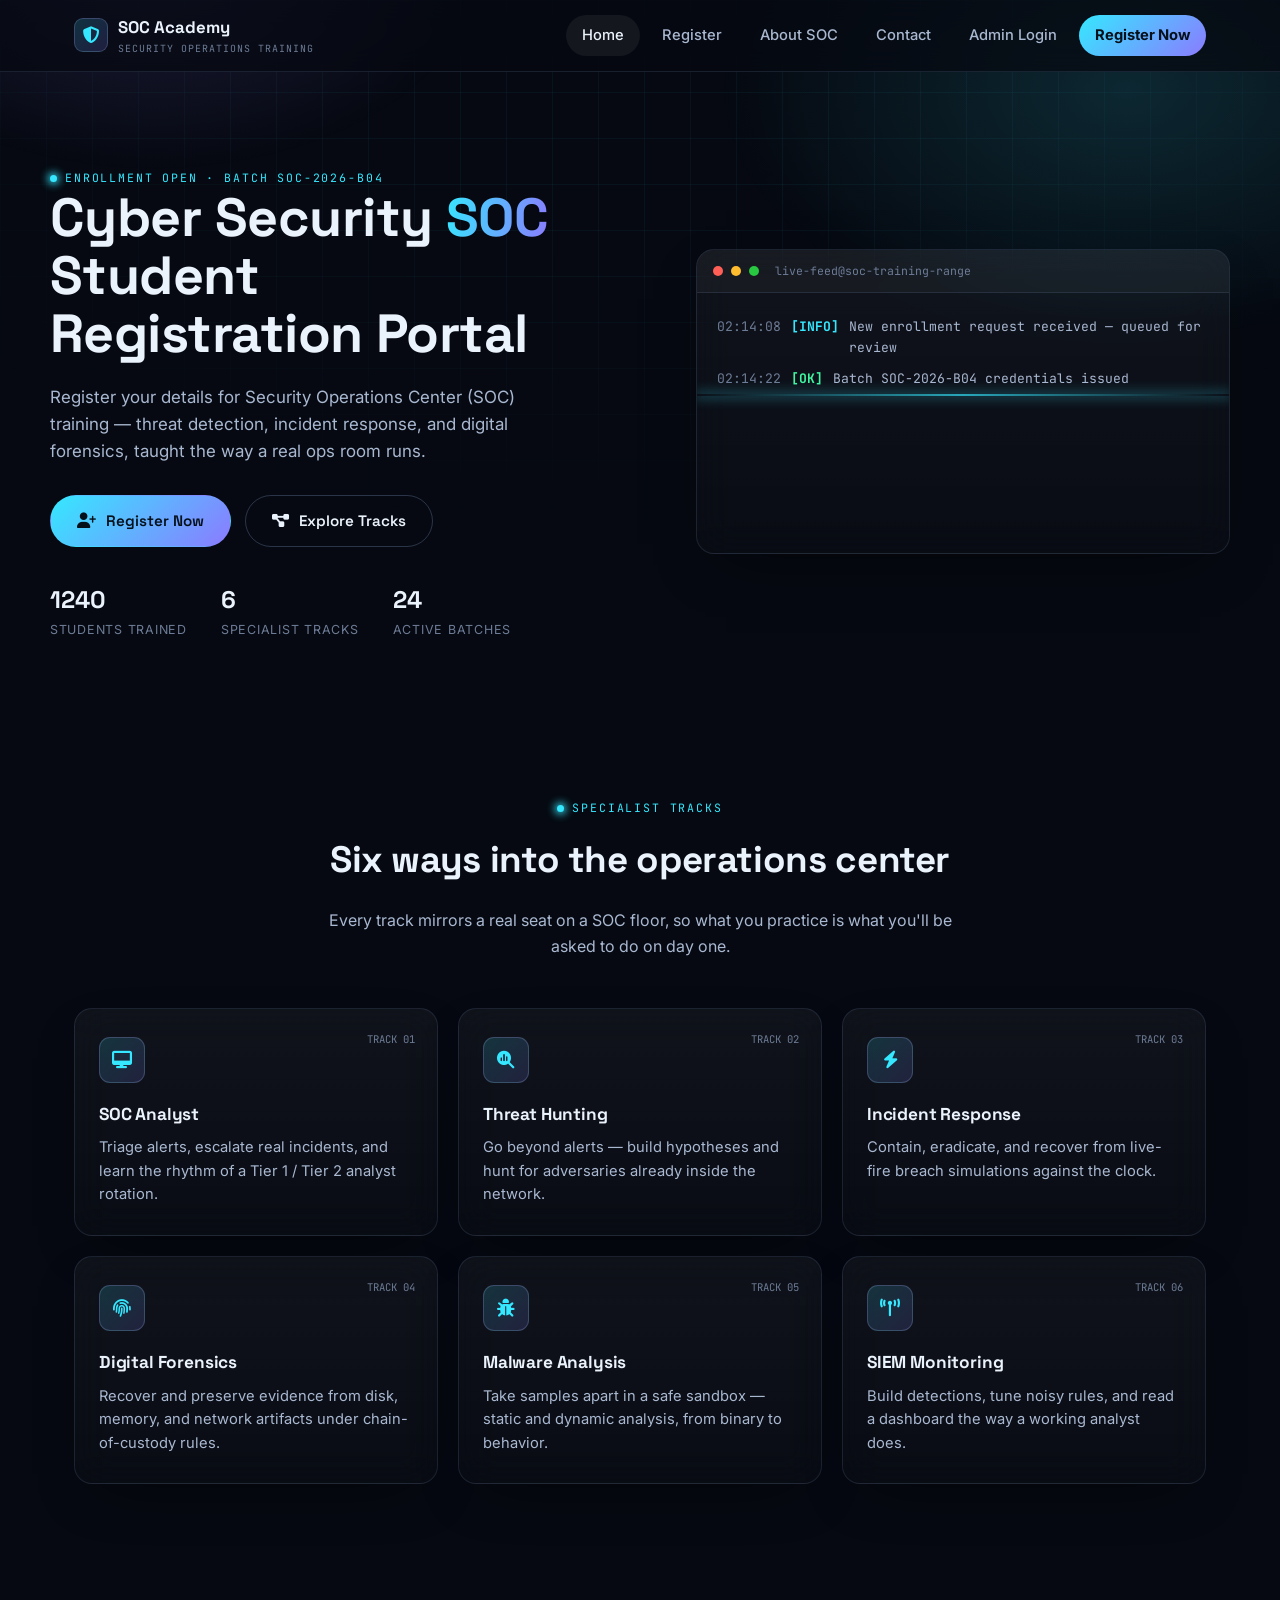
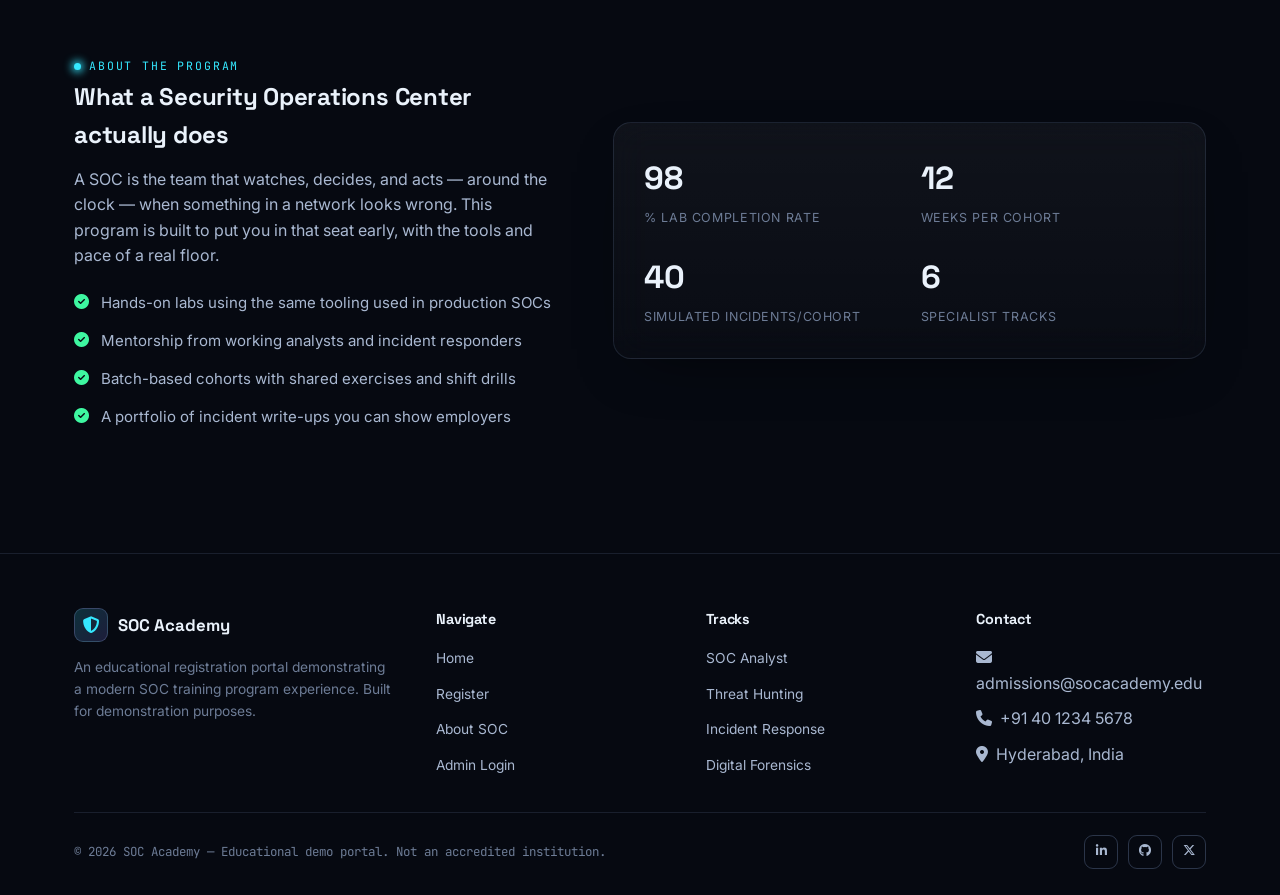
<file: index.html>
<!DOCTYPE html>
<html lang="en">
<head>
<meta charset="UTF-8">
<meta name="viewport" content="width=device-width, initial-scale=1.0">
<title>SOC Student Registration Portal</title>
<meta name="description" content="Register for Security Operations Center (SOC) training — a student registration portal for educational cybersecurity demonstrations.">

<link rel="preconnect" href="https://fonts.googleapis.com">
<link href="https://fonts.googleapis.com/css2?family=Space+Grotesk:wght@500;600;700&family=Inter:wght@400;500;600;700&family=JetBrains+Mono:wght@400;500&display=swap" rel="stylesheet">
<link rel="stylesheet" href="https://cdnjs.cloudflare.com/ajax/libs/font-awesome/6.5.1/css/all.min.css">
<link rel="stylesheet" href="css/style.css">
</head>
<body>

<div id="loader"><div class="loader-ring"></div></div>

<!-- ===== Navigation ===== -->
<header class="navbar">
  <div class="nav-inner">
    <a href="index.html" class="brand">
      <span class="brand-mark"><i class="fa-solid fa-shield-halved"></i></span>
      <span>SOC Academy<small>SECURITY OPERATIONS TRAINING</small></span>
    </a>
    <button class="nav-toggle" id="navToggle" aria-label="Toggle navigation"><i class="fa-solid fa-bars"></i></button>
    <nav class="nav-links" id="navLinks">
      <a href="index.html" class="active">Home</a>
      <a href="register.html">Register</a>
      <a href="index.html#about">About SOC</a>
      <a href="index.html#contact">Contact</a>
      <a href="admin.html">Admin Login</a>
      <a href="register.html" class="nav-cta">Register Now</a>
    </nav>
  </div>
</header>

<!-- ===== Hero ===== -->
<section class="hero">
  <div class="hero-grid">
    <div>
      <span class="eyebrow">Enrollment open · Batch SOC-2026-B04</span>
      <h1>Cyber Security <span class="accent">SOC</span> Student<br>Registration Portal</h1>
      <p class="hero-sub">Register your details for Security Operations Center (SOC) training — threat detection, incident response, and digital forensics, taught the way a real ops room runs.</p>
      <div class="hero-actions">
        <a href="register.html" class="btn btn-primary"><i class="fa-solid fa-user-plus"></i> Register Now</a>
        <a href="#tracks" class="btn btn-ghost"><i class="fa-solid fa-diagram-project"></i> Explore Tracks</a>
      </div>
      <div class="hero-stats">
        <div><strong data-count="1240">0</strong><span>Students Trained</span></div>
        <div><strong data-count="6">0</strong><span>Specialist Tracks</span></div>
        <div><strong data-count="24">0</strong><span>Active Batches</span></div>
      </div>
    </div>

    <div class="console glass">
      <div class="console-bar">
        <span class="console-dot r"></span><span class="console-dot y"></span><span class="console-dot g"></span>
        <span class="console-title">live-feed@soc-training-range</span>
      </div>
      <div class="console-body" id="socConsole" aria-hidden="true"></div>
    </div>
  </div>
</section>

<!-- ===== Feature / track cards ===== -->
<section class="section" id="tracks">
  <div class="container">
    <div class="section-head">
      <span class="eyebrow">Specialist tracks</span>
      <h2>Six ways into the operations center</h2>
      <p>Every track mirrors a real seat on a SOC floor, so what you practice is what you'll be asked to do on day one.</p>
    </div>
    <div class="card-grid">

      <div class="feature-card glass">
        <span class="tag">TRACK 01</span>
        <div class="icon"><i class="fa-solid fa-desktop"></i></div>
        <h3>SOC Analyst</h3>
        <p>Triage alerts, escalate real incidents, and learn the rhythm of a Tier 1 / Tier 2 analyst rotation.</p>
      </div>

      <div class="feature-card glass">
        <span class="tag">TRACK 02</span>
        <div class="icon"><i class="fa-solid fa-magnifying-glass-chart"></i></div>
        <h3>Threat Hunting</h3>
        <p>Go beyond alerts — build hypotheses and hunt for adversaries already inside the network.</p>
      </div>

      <div class="feature-card glass">
        <span class="tag">TRACK 03</span>
        <div class="icon"><i class="fa-solid fa-bolt"></i></div>
        <h3>Incident Response</h3>
        <p>Contain, eradicate, and recover from live-fire breach simulations against the clock.</p>
      </div>

      <div class="feature-card glass">
        <span class="tag">TRACK 04</span>
        <div class="icon"><i class="fa-solid fa-fingerprint"></i></div>
        <h3>Digital Forensics</h3>
        <p>Recover and preserve evidence from disk, memory, and network artifacts under chain-of-custody rules.</p>
      </div>

      <div class="feature-card glass">
        <span class="tag">TRACK 05</span>
        <div class="icon"><i class="fa-solid fa-bug"></i></div>
        <h3>Malware Analysis</h3>
        <p>Take samples apart in a safe sandbox — static and dynamic analysis, from binary to behavior.</p>
      </div>

      <div class="feature-card glass">
        <span class="tag">TRACK 06</span>
        <div class="icon"><i class="fa-solid fa-tower-broadcast"></i></div>
        <h3>SIEM Monitoring</h3>
        <p>Build detections, tune noisy rules, and read a dashboard the way a working analyst does.</p>
      </div>

    </div>
  </div>
</section>

<!-- ===== About SOC ===== -->
<section class="section" id="about">
  <div class="container">
    <div class="about-grid">
      <div>
        <span class="eyebrow">About the program</span>
        <h2>What a Security Operations Center actually does</h2>
        <p>A SOC is the team that watches, decides, and acts — around the clock — when something in a network looks wrong. This program is built to put you in that seat early, with the tools and pace of a real floor.</p>
        <ul class="about-list">
          <li><i class="fa-solid fa-circle-check"></i> Hands-on labs using the same tooling used in production SOCs</li>
          <li><i class="fa-solid fa-circle-check"></i> Mentorship from working analysts and incident responders</li>
          <li><i class="fa-solid fa-circle-check"></i> Batch-based cohorts with shared exercises and shift drills</li>
          <li><i class="fa-solid fa-circle-check"></i> A portfolio of incident write-ups you can show employers</li>
        </ul>
      </div>
      <div class="metric-panel glass">
        <div class="metric"><strong data-count="98">0</strong><span>% Lab completion rate</span></div>
        <div class="metric"><strong data-count="12">0</strong><span>Weeks per cohort</span></div>
        <div class="metric"><strong data-count="40">0</strong><span>Simulated incidents/cohort</span></div>
        <div class="metric"><strong data-count="6">0</strong><span>Specialist tracks</span></div>
      </div>
    </div>
  </div>
</section>

<!-- ===== Footer ===== -->
<footer class="site-footer" id="contact">
  <div class="container">
    <div class="footer-grid">
      <div>
        <div class="brand" style="margin-bottom:14px;">
          <span class="brand-mark"><i class="fa-solid fa-shield-halved"></i></span>
          <span>SOC Academy</span>
        </div>
        <p>An educational registration portal demonstrating a modern SOC training program experience. Built for demonstration purposes.</p>
      </div>
      <div>
        <h4>Navigate</h4>
        <ul>
          <li><a href="index.html">Home</a></li>
          <li><a href="register.html">Register</a></li>
          <li><a href="index.html#about">About SOC</a></li>
          <li><a href="admin.html">Admin Login</a></li>
        </ul>
      </div>
      <div>
        <h4>Tracks</h4>
        <ul>
          <li><a href="register.html">SOC Analyst</a></li>
          <li><a href="register.html">Threat Hunting</a></li>
          <li><a href="register.html">Incident Response</a></li>
          <li><a href="register.html">Digital Forensics</a></li>
        </ul>
      </div>
      <div>
        <h4>Contact</h4>
        <ul>
          <li><i class="fa-solid fa-envelope"></i>&nbsp; admissions@socacademy.edu</li>
          <li><i class="fa-solid fa-phone"></i>&nbsp; +91 40 1234 5678</li>
          <li><i class="fa-solid fa-location-dot"></i>&nbsp; Hyderabad, India</li>
        </ul>
      </div>
    </div>
    <div class="footer-bottom">
      <span>© 2026 SOC Academy — Educational demo portal. Not an accredited institution.</span>
      <div class="social-row">
        <a href="#" aria-label="LinkedIn"><i class="fa-brands fa-linkedin-in"></i></a>
        <a href="#" aria-label="GitHub"><i class="fa-brands fa-github"></i></a>
        <a href="#" aria-label="Twitter"><i class="fa-brands fa-x-twitter"></i></a>
      </div>
    </div>
  </div>
</footer>

<script src="js/app.js"></script>
</body>
</html>
</file>
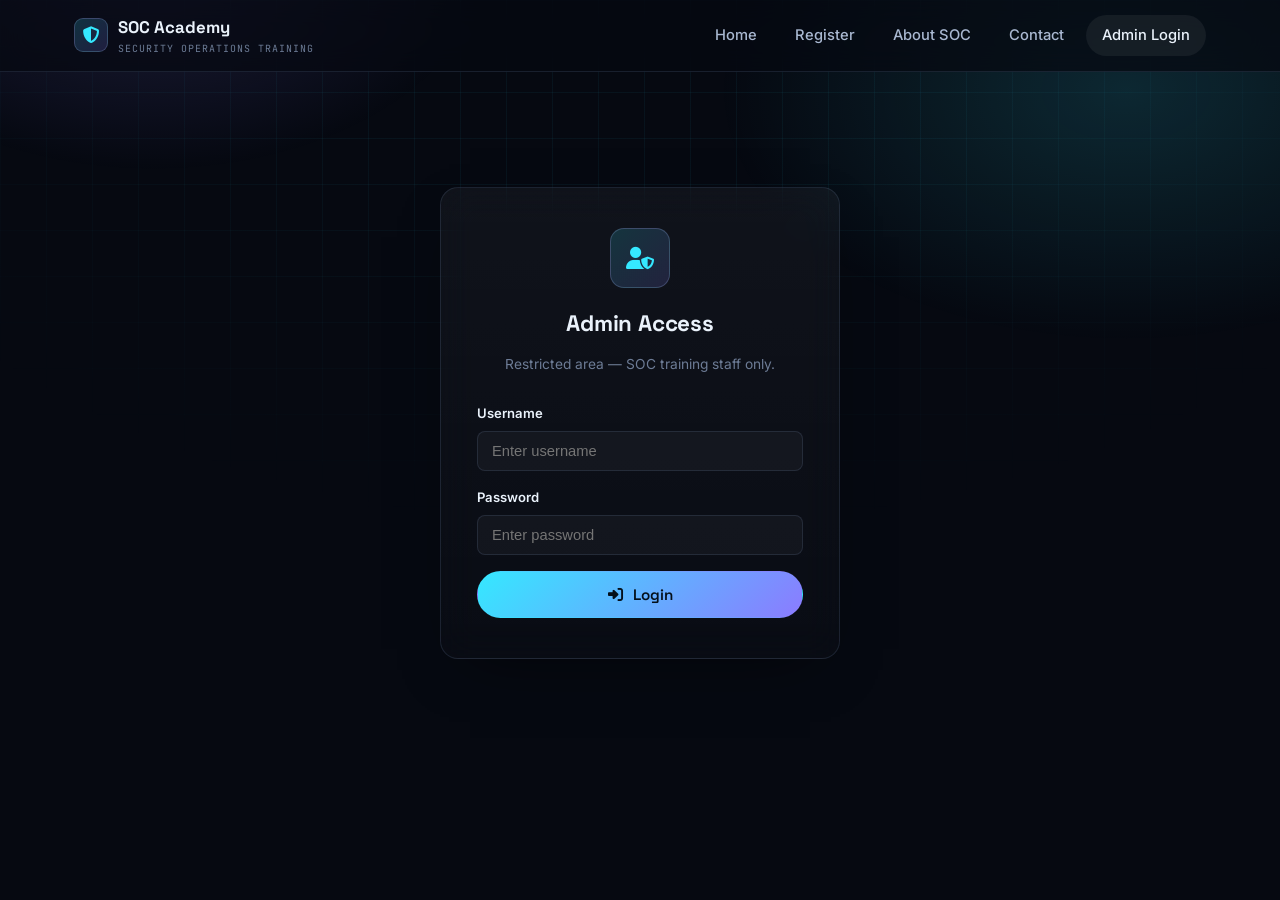
<file: admin.html>
<!DOCTYPE html>
<html lang="en">
<head>
<meta charset="UTF-8">
<meta name="viewport" content="width=device-width, initial-scale=1.0">
<title>Admin Login — SOC Student Registration Portal</title>

<link rel="preconnect" href="https://fonts.googleapis.com">
<link href="https://fonts.googleapis.com/css2?family=Space+Grotesk:wght@500;600;700&family=Inter:wght@400;500;600;700&family=JetBrains+Mono:wght@400;500&display=swap" rel="stylesheet">
<link rel="stylesheet" href="https://cdnjs.cloudflare.com/ajax/libs/font-awesome/6.5.1/css/all.min.css">
<link rel="stylesheet" href="css/style.css">
<style>
  .login-shell{
    min-height: 78vh;
    display:grid; place-items:center;
    padding: 60px 24px;
  }
  .login-card{
    width:100%; max-width: 400px;
    padding: 40px 36px;
    text-align:center;
  }
  .login-card .icon-big{
    width:60px; height:60px; margin:0 auto 18px;
    border-radius: 14px; display:grid; place-items:center;
    background: linear-gradient(135deg, rgba(53,232,255,0.16), rgba(139,123,255,0.16));
    border:1px solid var(--line-strong); color: var(--signal-cyan); font-size:1.4rem;
  }
  .login-card h1{ font-size:1.4rem; }
  .login-card p.sub{ font-size:.86rem; color:var(--text-low); margin-bottom:28px; }
  .login-field{ text-align:left; margin-bottom:16px; }
  .login-field label{ font-size:.82rem; font-weight:600; color:var(--text-hi); display:block; margin-bottom:7px; }
  .login-field input{
    width:100%; background: rgba(255,255,255,0.035); border:1px solid var(--line);
    border-radius: var(--radius-sm); padding: 11px 14px; color: var(--text-hi); font-size:.92rem;
  }
  .login-field input:focus{ outline:none; border-color: var(--signal-cyan); box-shadow: 0 0 0 3px rgba(53,232,255,0.12); }
  .login-error{
    font-size:.82rem; color: var(--signal-red); text-align:left; margin: -6px 0 14px; display:none;
  }
  .login-error.show{ display:block; }
</style>
</head>
<body>

<div id="loader"><div class="loader-ring"></div></div>

<header class="navbar">
  <div class="nav-inner">
    <a href="index.html" class="brand">
      <span class="brand-mark"><i class="fa-solid fa-shield-halved"></i></span>
      <span>SOC Academy<small>SECURITY OPERATIONS TRAINING</small></span>
    </a>
    <button class="nav-toggle" id="navToggle" aria-label="Toggle navigation"><i class="fa-solid fa-bars"></i></button>
    <nav class="nav-links" id="navLinks">
      <a href="index.html">Home</a>
      <a href="register.html">Register</a>
      <a href="index.html#about">About SOC</a>
      <a href="index.html#contact">Contact</a>
      <a href="admin.html" class="active">Admin Login</a>
    </nav>
  </div>
</header>

<section class="login-shell">
  <div class="glass login-card">
    <div class="icon-big"><i class="fa-solid fa-user-shield"></i></div>
    <h1>Admin Access</h1>
    <p class="sub">Restricted area — SOC training staff only.</p>

    <form id="loginForm" novalidate>
      <div class="login-field">
        <label>Username</label>
        <input type="text" id="username" autocomplete="username" placeholder="Enter username">
      </div>
      <div class="login-field">
        <label>Password</label>
        <input type="password" id="password" autocomplete="current-password" placeholder="Enter password">
      </div>
      <div class="login-error" id="loginError">Invalid username or password.</div>
      <button type="submit" class="btn btn-primary btn-block"><i class="fa-solid fa-right-to-bracket"></i> Login</button>
    </form>
  </div>
</section>

<script src="js/app.js"></script>
<script src="js/admin.js"></script>
</body>
</html>
</file>
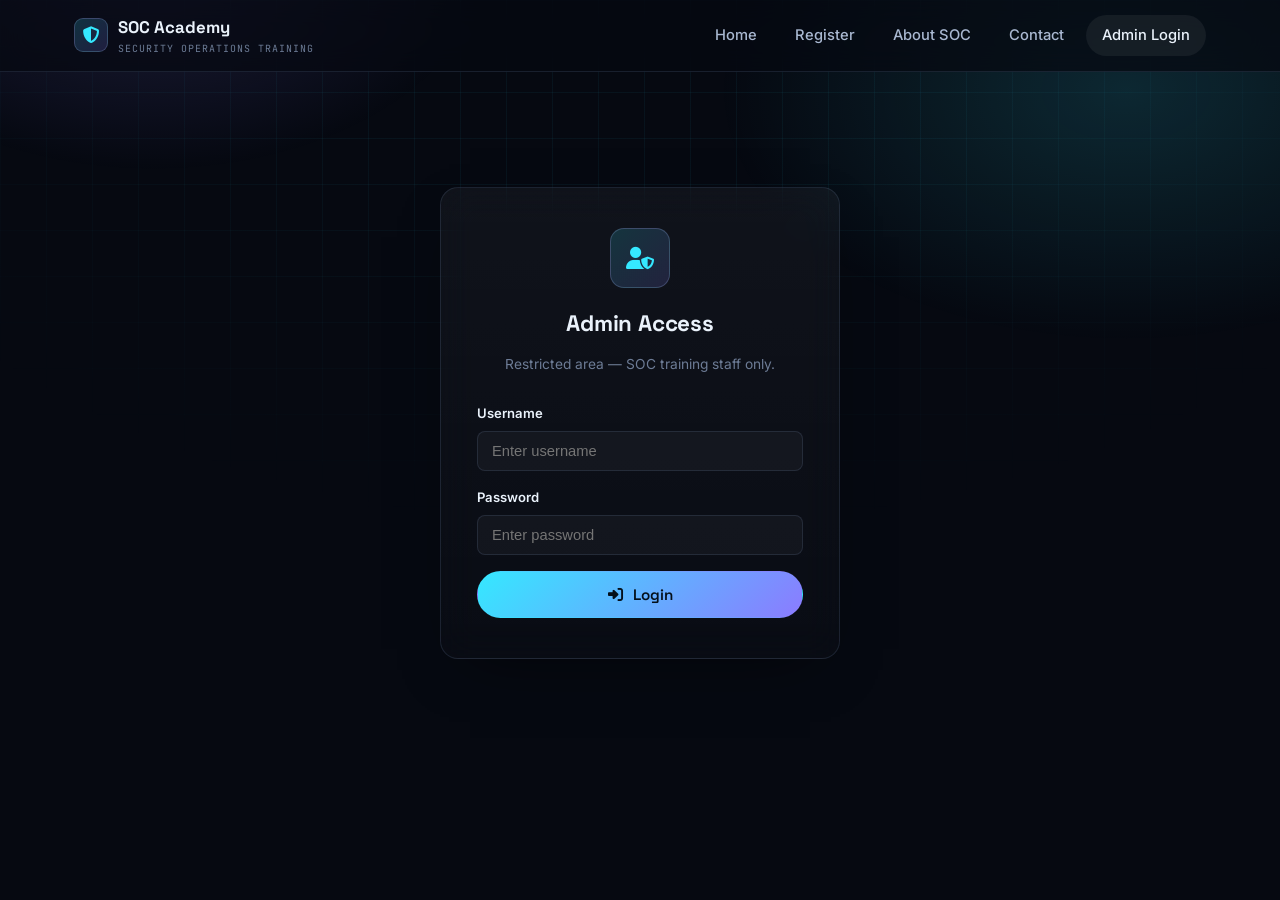
<file: dashboard.html>
<!DOCTYPE html>
<html lang="en">
<head>
<meta charset="UTF-8">
<meta name="viewport" content="width=device-width, initial-scale=1.0">
<title>Admin Dashboard — SOC Student Registration Portal</title>

<link rel="preconnect" href="https://fonts.googleapis.com">
<link href="https://fonts.googleapis.com/css2?family=Space+Grotesk:wght@500;600;700&family=Inter:wght@400;500;600;700&family=JetBrains+Mono:wght@400;500&display=swap" rel="stylesheet">
<link rel="stylesheet" href="https://cdnjs.cloudflare.com/ajax/libs/font-awesome/6.5.1/css/all.min.css">
<link rel="stylesheet" href="css/style.css">
<link rel="stylesheet" href="css/admin.css">
</head>
<body>

<div id="loader"><div class="loader-ring"></div></div>

<header class="navbar">
  <div class="nav-inner">
    <a href="index.html" class="brand">
      <span class="brand-mark"><i class="fa-solid fa-shield-halved"></i></span>
      <span>SOC Academy<small>ADMIN CONSOLE</small></span>
    </a>
    <button class="nav-toggle" id="navToggle" aria-label="Toggle navigation"><i class="fa-solid fa-bars"></i></button>
    <nav class="nav-links" id="navLinks">
      <a href="index.html">View Site</a>
      <a href="#" id="logoutBtn"><i class="fa-solid fa-right-from-bracket"></i> Logout</a>
    </nav>
  </div>
</header>

<section class="dash-shell">
  <div class="dash-header">
    <div>
      <h1>Registrations Dashboard</h1>
      <p>Live view of every SOC training registration stored on this device.</p>
    </div>
    <button class="btn btn-primary" id="exportBtn"><i class="fa-solid fa-file-arrow-down"></i> Export CSV</button>
  </div>

  <div class="stat-grid">
    <div class="stat-card glass">
      <div class="stat-icon"><i class="fa-solid fa-users"></i></div>
      <div><strong data-count="0" id="statTotal">0</strong><span>Total Registrations</span></div>
    </div>
    <div class="stat-card glass">
      <div class="stat-icon"><i class="fa-solid fa-calendar-day"></i></div>
      <div><strong data-count="0" id="statToday">0</strong><span>Today's Registrations</span></div>
    </div>
    <div class="stat-card glass">
      <div class="stat-icon"><i class="fa-solid fa-layer-group"></i></div>
      <div><strong data-count="0" id="statBatches">0</strong><span>Batch Count</span></div>
    </div>
    <div class="stat-card glass">
      <div class="stat-icon"><i class="fa-solid fa-building-columns"></i></div>
      <div><strong data-count="0" id="statDepts">0</strong><span>Department Count</span></div>
    </div>
  </div>

  <div class="toolbar glass">
    <div class="search-box">
      <i class="fa-solid fa-magnifying-glass"></i>
      <input type="text" id="searchInput" placeholder="Search by name, ID, email...">
    </div>
    <div class="filter-group">
      <select id="filterBatch"><option value="">All Batches</option></select>
      <select id="filterDept"><option value="">All Departments</option></select>
      <select id="filterDomain"><option value="">All Domains</option></select>
    </div>
  </div>

  <div class="glass table-panel">
    <table class="data-table">
      <thead>
        <tr>
          <th>ID</th><th>Name</th><th>Batch</th><th>Department</th><th>Email</th><th>Phone</th><th>Interest</th><th>Actions</th>
        </tr>
      </thead>
      <tbody id="tableBody"></tbody>
    </table>
    <div class="empty-state" id="emptyState" style="display:none;">
      <i class="fa-solid fa-inbox"></i>
      <p>No registrations match your search yet.</p>
    </div>
  </div>
</section>

<!-- View details modal -->
<div class="modal-overlay" id="viewModal">
  <div class="glass modal-box">
    <button class="modal-close" data-close><i class="fa-solid fa-xmark"></i></button>
    <h2>Student Details</h2>
    <p style="color:var(--text-low); font-size:.82rem;">Full registration record</p>
    <div class="detail-grid" id="detailGrid"></div>
  </div>
</div>

<!-- Edit modal -->
<div class="modal-overlay" id="editModal">
  <div class="glass modal-box">
    <button class="modal-close" data-close><i class="fa-solid fa-xmark"></i></button>
    <h2>Edit Registration</h2>
    <form id="editForm">
      <input type="hidden" id="editId">
      <div class="field">
        <label>Full Name</label>
        <input type="text" id="editFullName">
      </div>
      <div class="field">
        <label>Batch Number</label>
        <input type="text" id="editBatch">
      </div>
      <div class="field">
        <label>Department</label>
        <input type="text" id="editDept">
      </div>
      <div class="field">
        <label>Email Address</label>
        <input type="email" id="editEmail">
      </div>
      <div class="field">
        <label>Phone Number</label>
        <input type="tel" id="editPhone">
      </div>
      <div class="field">
        <label>Domain of Interest</label>
        <select id="editDomain">
          <option>SOC Analyst</option>
          <option>Penetration Tester</option>
          <option>Digital Forensics</option>
          <option>Incident Response</option>
          <option>Malware Analysis</option>
          <option>Threat Hunting</option>
        </select>
      </div>
      <div class="modal-actions">
        <button type="button" class="btn btn-ghost" data-close>Cancel</button>
        <button type="submit" class="btn btn-primary"><i class="fa-solid fa-floppy-disk"></i> Save Changes</button>
      </div>
    </form>
  </div>
</div>

<!-- Delete confirm modal -->
<div class="modal-overlay" id="deleteModal">
  <div class="glass modal-box" style="max-width:420px; text-align:center;">
    <div style="width:56px;height:56px;margin:0 auto 16px;border-radius:50%;display:grid;place-items:center;background:rgba(255,92,122,0.12);color:var(--signal-red);font-size:1.4rem;">
      <i class="fa-solid fa-triangle-exclamation"></i>
    </div>
    <h2>Delete this registration?</h2>
    <p style="color:var(--text-mid); font-size:.88rem;">This action can't be undone. The student record will be permanently removed from storage.</p>
    <div class="modal-actions" style="justify-content:center;">
      <button class="btn btn-ghost" data-close>Cancel</button>
      <button class="btn btn-primary" id="confirmDeleteBtn" style="background:linear-gradient(135deg,#ff5c7a,#ff8b8b); color:#2a0710;">Delete Permanently</button>
    </div>
  </div>
</div>

<script src="js/app.js"></script>
<script src="js/dashboard.js"></script>
</body>
</html>
</file>
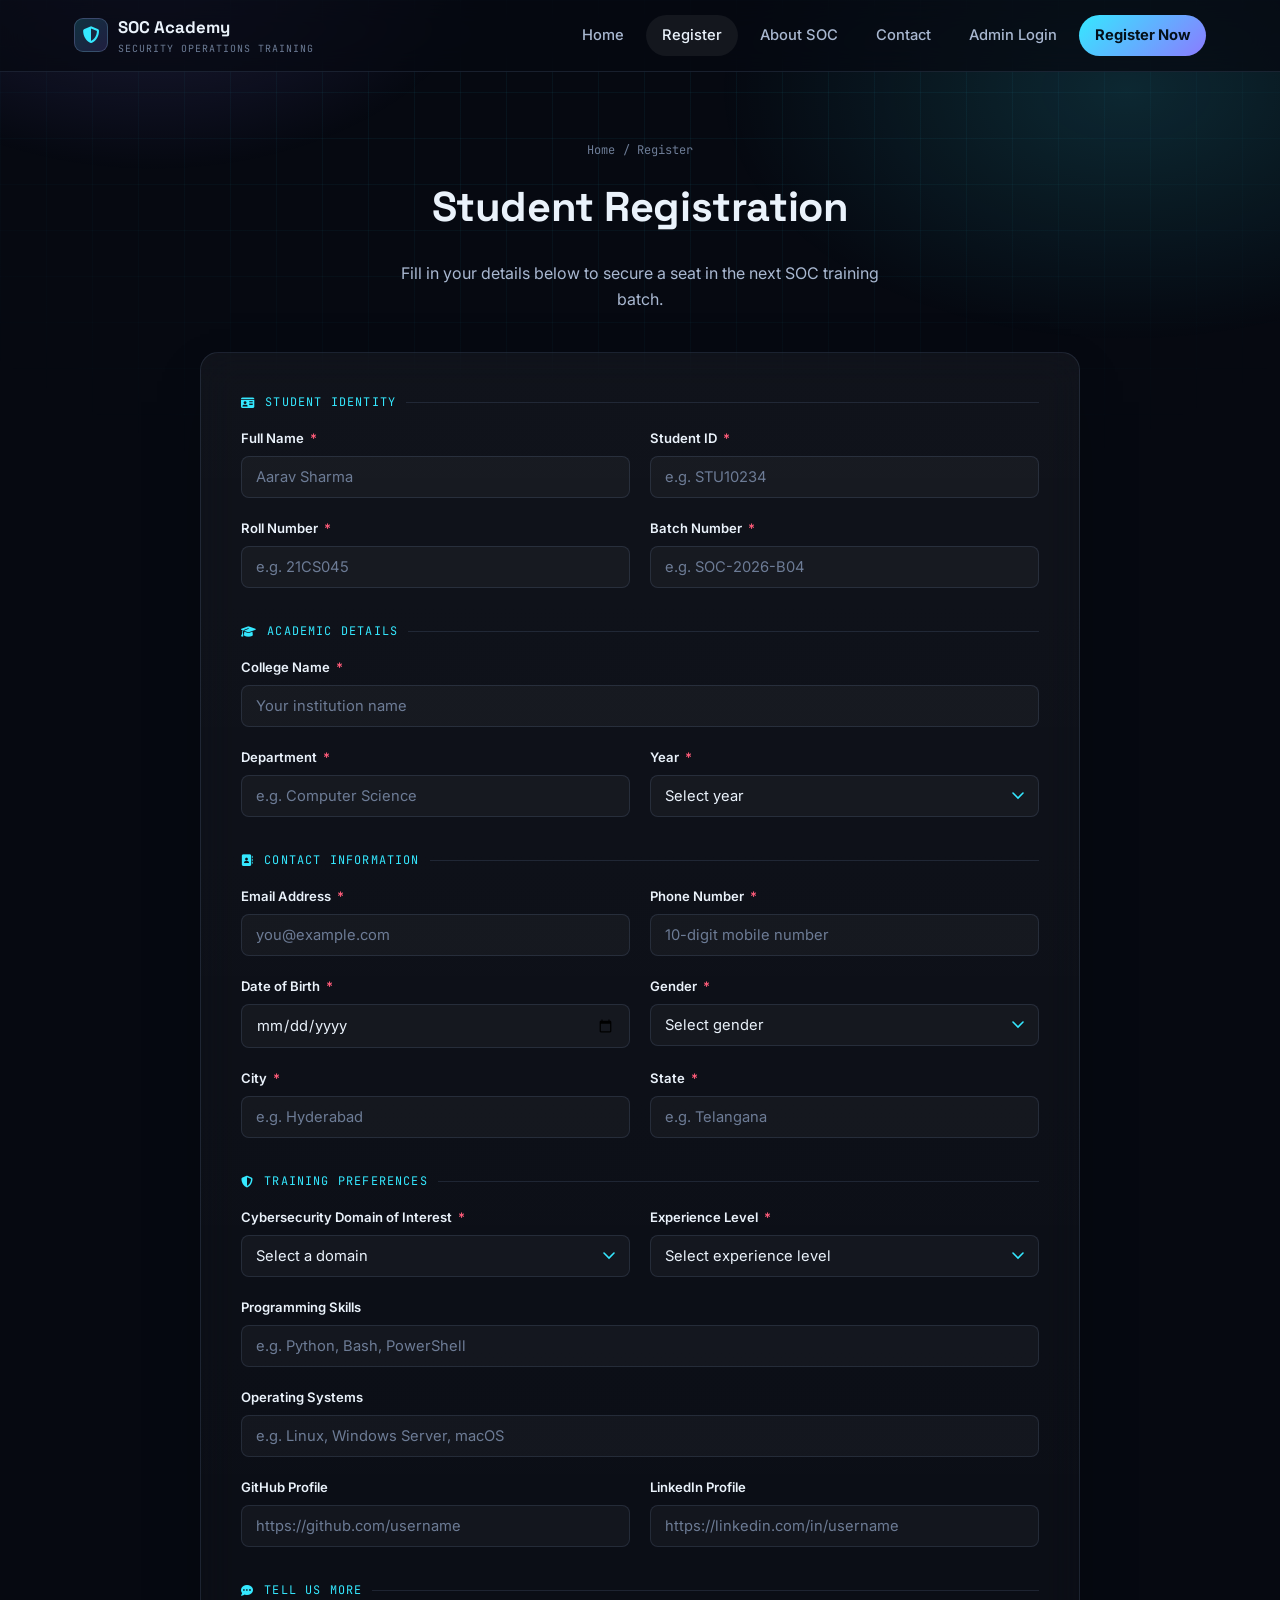
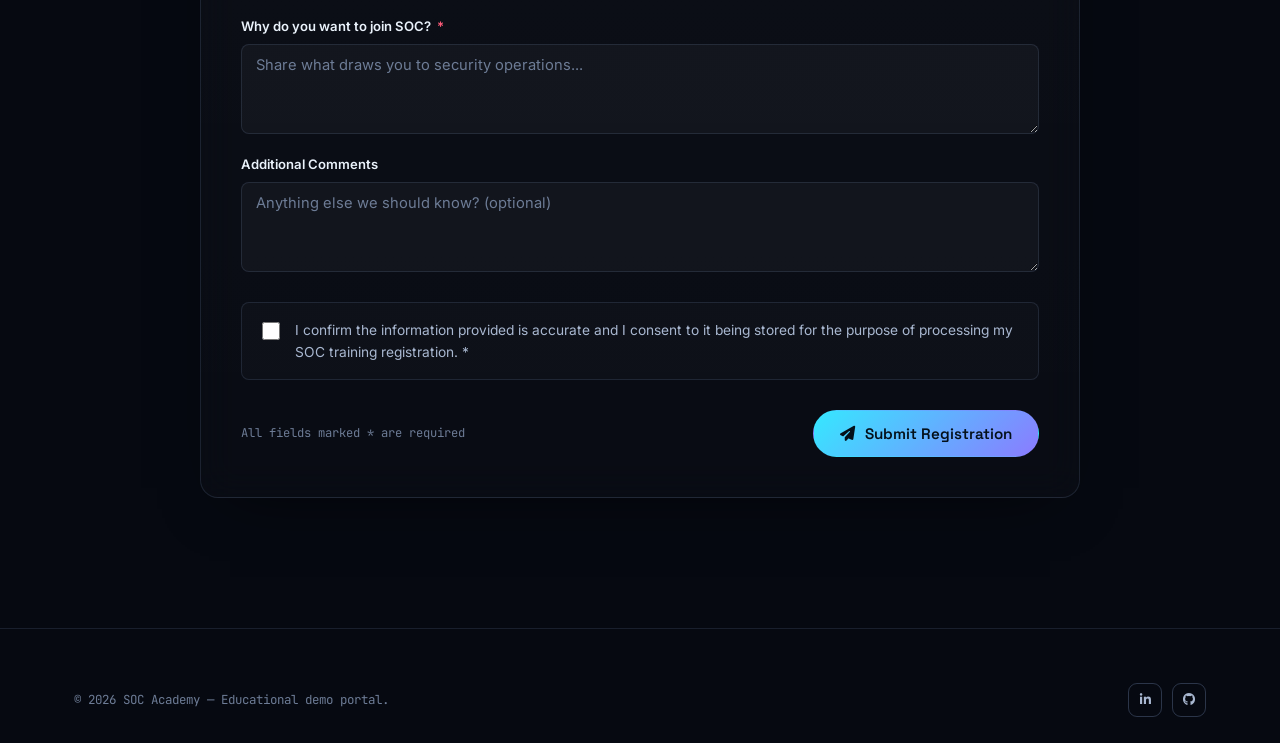
<file: register.html>
<!DOCTYPE html>
<html lang="en">
<head>
<meta charset="UTF-8">
<meta name="viewport" content="width=device-width, initial-scale=1.0">
<title>Register — SOC Student Registration Portal</title>

<link rel="preconnect" href="https://fonts.googleapis.com">
<link href="https://fonts.googleapis.com/css2?family=Space+Grotesk:wght@500;600;700&family=Inter:wght@400;500;600;700&family=JetBrains+Mono:wght@400;500&display=swap" rel="stylesheet">
<link rel="stylesheet" href="https://cdnjs.cloudflare.com/ajax/libs/font-awesome/6.5.1/css/all.min.css">
<link rel="stylesheet" href="css/style.css">
<link rel="stylesheet" href="css/register.css">
</head>
<body>

<div id="loader"><div class="loader-ring"></div></div>

<header class="navbar">
  <div class="nav-inner">
    <a href="index.html" class="brand">
      <span class="brand-mark"><i class="fa-solid fa-shield-halved"></i></span>
      <span>SOC Academy<small>SECURITY OPERATIONS TRAINING</small></span>
    </a>
    <button class="nav-toggle" id="navToggle" aria-label="Toggle navigation"><i class="fa-solid fa-bars"></i></button>
    <nav class="nav-links" id="navLinks">
      <a href="index.html">Home</a>
      <a href="register.html" class="active">Register</a>
      <a href="index.html#about">About SOC</a>
      <a href="index.html#contact">Contact</a>
      <a href="admin.html">Admin Login</a>
      <a href="register.html" class="nav-cta">Register Now</a>
    </nav>
  </div>
</header>

<section class="page-hero">
  <span class="breadcrumb"><a href="index.html">Home</a> / Register</span>
  <h1>Student Registration</h1>
  <p style="max-width:520px;margin:0 auto;color:var(--text-mid);">Fill in your details below to secure a seat in the next SOC training batch.</p>
</section>

<section class="form-shell">
  <div class="glass form-wrap" id="formWrap">
    <form id="regForm" novalidate>

      <div class="form-section-title"><i class="fa-solid fa-id-card"></i> Student identity</div>
      <div class="field-grid">
        <div class="field" data-field="fullName">
          <label>Full Name <span class="req">*</span></label>
          <input type="text" name="fullName" placeholder="Aarav Sharma" required>
          <small class="error">Please enter your full name.</small>
        </div>
        <div class="field" data-field="studentId">
          <label>Student ID <span class="req">*</span></label>
          <input type="text" name="studentId" placeholder="e.g. STU10234" required>
          <small class="error">Student ID is required.</small>
        </div>
        <div class="field" data-field="rollNumber">
          <label>Roll Number <span class="req">*</span></label>
          <input type="text" name="rollNumber" placeholder="e.g. 21CS045" required>
          <small class="error">Roll number is required.</small>
        </div>
        <div class="field" data-field="batchNumber">
          <label>Batch Number <span class="req">*</span></label>
          <input type="text" name="batchNumber" placeholder="e.g. SOC-2026-B04" required>
          <small class="error">Batch number is required.</small>
        </div>
      </div>

      <div class="form-section-title"><i class="fa-solid fa-graduation-cap"></i> Academic details</div>
      <div class="field-grid">
        <div class="field full" data-field="collegeName">
          <label>College Name <span class="req">*</span></label>
          <input type="text" name="collegeName" placeholder="Your institution name" required>
          <small class="error">College name is required.</small>
        </div>
        <div class="field" data-field="department">
          <label>Department <span class="req">*</span></label>
          <input type="text" name="department" placeholder="e.g. Computer Science" required>
          <small class="error">Department is required.</small>
        </div>
        <div class="field" data-field="year">
          <label>Year <span class="req">*</span></label>
          <select name="year" required>
            <option value="">Select year</option>
            <option>1st Year</option>
            <option>2nd Year</option>
            <option>3rd Year</option>
            <option>4th Year</option>
            <option>Postgraduate</option>
          </select>
          <small class="error">Please select your year.</small>
        </div>
      </div>

      <div class="form-section-title"><i class="fa-solid fa-address-book"></i> Contact information</div>
      <div class="field-grid">
        <div class="field" data-field="email">
          <label>Email Address <span class="req">*</span></label>
          <input type="email" name="email" placeholder="you@example.com" required>
          <small class="error">Please enter a valid email address.</small>
        </div>
        <div class="field" data-field="phone">
          <label>Phone Number <span class="req">*</span></label>
          <input type="tel" name="phone" placeholder="10-digit mobile number" required>
          <small class="error">Please enter a valid 10-digit phone number.</small>
        </div>
        <div class="field" data-field="dob">
          <label>Date of Birth <span class="req">*</span></label>
          <input type="date" name="dob" required>
          <small class="error">Date of birth is required.</small>
        </div>
        <div class="field" data-field="gender">
          <label>Gender <span class="req">*</span></label>
          <select name="gender" required>
            <option value="">Select gender</option>
            <option>Male</option>
            <option>Female</option>
            <option>Non-binary</option>
            <option>Prefer not to say</option>
          </select>
          <small class="error">Please select a gender option.</small>
        </div>
        <div class="field" data-field="city">
          <label>City <span class="req">*</span></label>
          <input type="text" name="city" placeholder="e.g. Hyderabad" required>
          <small class="error">City is required.</small>
        </div>
        <div class="field" data-field="state">
          <label>State <span class="req">*</span></label>
          <input type="text" name="state" placeholder="e.g. Telangana" required>
          <small class="error">State is required.</small>
        </div>
      </div>

      <div class="form-section-title"><i class="fa-solid fa-shield-halved"></i> Training preferences</div>
      <div class="field-grid">
        <div class="field" data-field="domain">
          <label>Cybersecurity Domain of Interest <span class="req">*</span></label>
          <select name="domain" required>
            <option value="">Select a domain</option>
            <option>SOC Analyst</option>
            <option>Penetration Tester</option>
            <option>Digital Forensics</option>
            <option>Incident Response</option>
            <option>Malware Analysis</option>
            <option>Threat Hunting</option>
          </select>
          <small class="error">Please select a domain of interest.</small>
        </div>
        <div class="field" data-field="experience">
          <label>Experience Level <span class="req">*</span></label>
          <select name="experience" required>
            <option value="">Select experience level</option>
            <option>Beginner</option>
            <option>Intermediate</option>
            <option>Advanced</option>
          </select>
          <small class="error">Please select your experience level.</small>
        </div>
        <div class="field full" data-field="programmingSkills">
          <label>Programming Skills</label>
          <input type="text" name="programmingSkills" placeholder="e.g. Python, Bash, PowerShell">
        </div>
        <div class="field full" data-field="operatingSystems">
          <label>Operating Systems</label>
          <input type="text" name="operatingSystems" placeholder="e.g. Linux, Windows Server, macOS">
        </div>
        <div class="field" data-field="github">
          <label>GitHub Profile</label>
          <input type="url" name="github" placeholder="https://github.com/username">
        </div>
        <div class="field" data-field="linkedin">
          <label>LinkedIn Profile</label>
          <input type="url" name="linkedin" placeholder="https://linkedin.com/in/username">
        </div>
      </div>

      <div class="form-section-title"><i class="fa-solid fa-comment-dots"></i> Tell us more</div>
      <div class="field-grid">
        <div class="field full" data-field="motivation">
          <label>Why do you want to join SOC? <span class="req">*</span></label>
          <textarea name="motivation" placeholder="Share what draws you to security operations..." required></textarea>
          <small class="error">Please tell us why you'd like to join.</small>
        </div>
        <div class="field full" data-field="comments">
          <label>Additional Comments</label>
          <textarea name="comments" placeholder="Anything else we should know? (optional)"></textarea>
        </div>
      </div>

      <div class="consent-row">
        <input type="checkbox" id="consent" name="consent" required>
        <label for="consent">I confirm the information provided is accurate and I consent to it being stored for the purpose of processing my SOC training registration. <span class="req">*</span></label>
      </div>

      <div class="form-footer">
        <span class="form-progress" id="formProgress">All fields marked * are required</span>
        <button type="submit" class="btn btn-primary" id="submitBtn"><i class="fa-solid fa-paper-plane"></i> Submit Registration</button>
      </div>
    </form>
  </div>

  <div class="glass success-panel" id="successPanel">
    <div class="icon-big"><i class="fa-solid fa-check"></i></div>
    <h2>Registration received</h2>
    <p style="color:var(--text-mid);">Your seat request has been logged in our system. Keep your reference ID for tracking.</p>
    <div class="ref" id="refId">SOC-0000</div>
    <div>
      <a href="index.html" class="btn btn-ghost">Back to Home</a>
    </div>
  </div>
</section>

<footer class="site-footer">
  <div class="container">
    <div class="footer-bottom" style="border-top:none; padding-top:0;">
      <span>© 2026 SOC Academy — Educational demo portal.</span>
      <div class="social-row">
        <a href="#" aria-label="LinkedIn"><i class="fa-brands fa-linkedin-in"></i></a>
        <a href="#" aria-label="GitHub"><i class="fa-brands fa-github"></i></a>
      </div>
    </div>
  </div>
</footer>

<script src="js/app.js"></script>
<script src="js/register.js"></script>
</body>
</html>
</file>
<file: css/style.css>
/* ==========================================================================
   SOC STUDENT REGISTRATION PORTAL — CORE STYLESHEET
   Design system: dark ops-room console, cyan/violet signal accents,
   glass panels, scanline signature motif.
   ========================================================================== */

/* ---- Design tokens -------------------------------------------------- */
:root{
  --bg-void:        #060911;
  --bg-panel:       #0c1220;
  --bg-panel-2:     #111a2e;
  --line:           rgba(140, 170, 220, 0.14);
  --line-strong:    rgba(140, 170, 220, 0.28);

  --signal-cyan:    #35e8ff;
  --signal-cyan-dim:#1aa9c2;
  --signal-violet:  #8b7bff;
  --signal-amber:   #ffb454;
  --signal-green:   #3ef7a1;
  --signal-red:     #ff5c7a;

  --text-hi:        #eaf2fb;
  --text-mid:       #a9b8d1;
  --text-low:       #6d7c96;

  --font-display: 'Space Grotesk', 'Inter', sans-serif;
  --font-body:    'Inter', sans-serif;
  --font-mono:    'JetBrains Mono', monospace;

  --radius-lg: 18px;
  --radius-md: 12px;
  --radius-sm: 8px;

  --ease: cubic-bezier(.22,.9,.32,1);
}

*, *::before, *::after{ box-sizing: border-box; }
html{ scroll-behavior: smooth; }

body{
  margin:0;
  background: var(--bg-void);
  color: var(--text-mid);
  font-family: var(--font-body);
  line-height: 1.6;
  -webkit-font-smoothing: antialiased;
  overflow-x: hidden;
}

/* Ambient grid + glow backdrop, fixed behind everything */
body::before{
  content:"";
  position: fixed; inset:0;
  z-index:-2;
  background-image:
    linear-gradient(rgba(53,232,255,0.05) 1px, transparent 1px),
    linear-gradient(90deg, rgba(53,232,255,0.05) 1px, transparent 1px);
  background-size: 46px 46px;
  mask-image: radial-gradient(ellipse 70% 60% at 50% 0%, #000 40%, transparent 100%);
}
body::after{
  content:"";
  position: fixed; inset:0;
  z-index:-3;
  background:
    radial-gradient(560px 360px at 12% -5%, rgba(139,123,255,0.18), transparent 60%),
    radial-gradient(680px 420px at 88% 10%, rgba(53,232,255,0.14), transparent 60%);
}

h1,h2,h3,h4{
  font-family: var(--font-display);
  color: var(--text-hi);
  margin: 0 0 .5em;
  letter-spacing: -0.01em;
}
p{ margin:0 0 1em; }
a{ color: var(--signal-cyan); text-decoration:none; }
img{ max-width:100%; display:block; }
ul{ margin:0; padding:0; list-style:none; }
button{ font-family: inherit; }

.container{
  width:100%;
  max-width: 1180px;
  margin: 0 auto;
  padding: 0 24px;
}

.eyebrow{
  font-family: var(--font-mono);
  font-size: 0.72rem;
  letter-spacing: 0.16em;
  text-transform: uppercase;
  color: var(--signal-cyan);
  display:inline-flex;
  align-items:center;
  gap:8px;
}
.eyebrow::before{
  content:"";
  width:7px; height:7px; border-radius:50%;
  background: var(--signal-cyan);
  box-shadow: 0 0 8px 2px var(--signal-cyan);
  animation: pulse-dot 1.8s infinite ease-in-out;
}
@keyframes pulse-dot{
  0%,100%{ opacity:1; transform:scale(1); }
  50%{ opacity:.45; transform:scale(.8); }
}

/* ---- Glass panel primitive ------------------------------------------ */
.glass{
  background: linear-gradient(180deg, rgba(255,255,255,0.045), rgba(255,255,255,0.015));
  border: 1px solid var(--line);
  border-radius: var(--radius-lg);
  backdrop-filter: blur(18px);
  -webkit-backdrop-filter: blur(18px);
  box-shadow: 0 20px 60px -30px rgba(0,0,0,0.7);
}

/* ---- Buttons ---------------------------------------------------------- */
.btn{
  --btn-fg: var(--bg-void);
  display:inline-flex;
  align-items:center;
  justify-content:center;
  gap:10px;
  font-family: var(--font-display);
  font-weight:600;
  font-size: 0.95rem;
  padding: 13px 26px;
  border-radius: 999px;
  border:1px solid transparent;
  cursor:pointer;
  transition: transform .25s var(--ease), box-shadow .25s var(--ease), background .25s var(--ease);
  white-space: nowrap;
}
.btn-primary{
  background: linear-gradient(135deg, var(--signal-cyan), var(--signal-violet));
  color:#04101a;
  box-shadow: 0 0 0 0 rgba(53,232,255,0.5);
}
.btn-primary:hover{
  transform: translateY(-2px);
  box-shadow: 0 12px 30px -8px rgba(53,232,255,0.55);
}
.btn-ghost{
  background: transparent;
  color: var(--text-hi);
  border-color: var(--line-strong);
}
.btn-ghost:hover{
  border-color: var(--signal-cyan);
  color: var(--signal-cyan);
  transform: translateY(-2px);
}
.btn-block{ width:100%; }
.btn[disabled]{ opacity:.5; cursor:not-allowed; transform:none !important; }

/* ---- Navigation -------------------------------------------------------- */
.navbar{
  position: sticky; top:0; z-index: 100;
  border-bottom: 1px solid var(--line);
  background: rgba(6,9,17,0.72);
  backdrop-filter: blur(14px);
  -webkit-backdrop-filter: blur(14px);
}
.nav-inner{
  display:flex; align-items:center; justify-content:space-between;
  padding: 14px 24px;
  max-width: 1180px; margin:0 auto;
}
.brand{
  display:flex; align-items:center; gap:10px;
  font-family: var(--font-display);
  font-weight:700;
  color: var(--text-hi);
  font-size: 1.05rem;
}
.brand .brand-mark{
  width:34px; height:34px;
  display:grid; place-items:center;
  border-radius: 9px;
  background: linear-gradient(135deg, rgba(53,232,255,0.18), rgba(139,123,255,0.18));
  border: 1px solid var(--line-strong);
  color: var(--signal-cyan);
}
.brand small{
  display:block;
  font-family: var(--font-mono);
  font-weight:400;
  font-size:.62rem;
  color: var(--text-low);
  letter-spacing: .1em;
}
.nav-links{
  display:flex; align-items:center; gap: 6px;
}
.nav-links a{
  color: var(--text-mid);
  font-size: .92rem;
  font-weight:500;
  padding: 9px 16px;
  border-radius: 999px;
  transition: color .2s, background .2s;
}
.nav-links a:hover, .nav-links a.active{
  color: var(--text-hi);
  background: rgba(255,255,255,0.06);
}
.nav-links a.nav-cta{
  background: linear-gradient(135deg, var(--signal-cyan), var(--signal-violet));
  color:#04101a;
  font-weight:700;
}
.nav-toggle{
  display:none;
  background:none; border:none; color:var(--text-hi); font-size:1.4rem; cursor:pointer;
}

@media (max-width: 860px){
  .nav-toggle{ display:block; }
  .nav-links{
    position:absolute; top:100%; left:0; right:0;
    flex-direction:column; align-items:stretch;
    background: rgba(8,12,22,0.98);
    border-bottom:1px solid var(--line);
    padding: 10px 20px 20px;
    display:none;
    gap:4px;
  }
  .nav-links.open{ display:flex; }
  .nav-links a{ padding:12px 14px; }
}

/* ---- Hero -------------------------------------------------------------- */
.hero{
  position:relative;
  padding: 92px 24px 70px;
  overflow:hidden;
}
.hero-grid{
  max-width:1180px; margin:0 auto;
  display:grid;
  grid-template-columns: 1.05fr 0.95fr;
  gap:56px;
  align-items:center;
}
.hero h1{
  font-size: clamp(2.1rem, 4.2vw, 3.4rem);
  line-height:1.08;
  margin-bottom: 20px;
}
.hero h1 .accent{
  background: linear-gradient(100deg, var(--signal-cyan), var(--signal-violet));
  -webkit-background-clip:text;
  background-clip:text;
  color:transparent;
}
.hero-sub{
  font-size:1.06rem;
  color: var(--text-mid);
  max-width: 520px;
  margin-bottom: 30px;
}
.hero-actions{ display:flex; gap:14px; flex-wrap:wrap; margin-bottom: 34px; }
.hero-stats{ display:flex; gap:34px; flex-wrap:wrap; }
.hero-stats div{ display:flex; flex-direction:column; }
.hero-stats strong{ font-family:var(--font-display); font-size:1.5rem; color:var(--text-hi); }
.hero-stats span{ font-size:.78rem; color:var(--text-low); text-transform:uppercase; letter-spacing:.06em; }

/* Signature element: live SOC terminal / threat feed console */
.console{
  border-radius: var(--radius-lg);
  overflow:hidden;
  position:relative;
}
.console-bar{
  display:flex; align-items:center; gap:8px;
  padding: 12px 16px;
  border-bottom: 1px solid var(--line);
  background: rgba(255,255,255,0.03);
}
.console-dot{ width:10px; height:10px; border-radius:50%; }
.console-dot.r{ background:#ff5f57; }
.console-dot.y{ background:#febc2e; }
.console-dot.g{ background:#28c840; }
.console-title{
  margin-left:8px;
  font-family: var(--font-mono);
  font-size:.72rem;
  color: var(--text-low);
}
.console-body{
  padding: 18px 20px 22px;
  font-family: var(--font-mono);
  font-size: .82rem;
  min-height: 260px;
  position:relative;
}
.console-body::after{
  content:"";
  position:absolute; left:0; right:0; height:2px;
  background: linear-gradient(90deg, transparent, var(--signal-cyan), transparent);
  opacity:.7;
  animation: scan 3.6s linear infinite;
  box-shadow: 0 0 12px 2px rgba(53,232,255,.5);
}
@keyframes scan{
  0%{ top:0; }
  100%{ top:100%; }
}
.console-line{
  display:flex; gap:10px;
  padding: 5px 0;
  opacity:0;
  animation: line-in .4s var(--ease) forwards;
  white-space: pre-wrap;
}
.console-line .t{ color: var(--text-low); flex-shrink:0; }
.console-line .lvl{ font-weight:700; flex-shrink:0; }
.console-line .lvl.ok{ color: var(--signal-green); }
.console-line .lvl.warn{ color: var(--signal-amber); }
.console-line .lvl.crit{ color: var(--signal-red); }
.console-line .lvl.info{ color: var(--signal-cyan); }
.console-line .msg{ color: var(--text-mid); }
@keyframes line-in{ to{ opacity:1; } }
.console-cursor{
  display:inline-block; width:7px; height:14px;
  background: var(--signal-cyan);
  animation: blink 1s step-end infinite;
  vertical-align:middle;
}
@keyframes blink{ 50%{ opacity:0; } }

/* ---- Section shell ------------------------------------------------- */
.section{ padding: 84px 24px; }
.section-head{ max-width:640px; margin: 0 auto 48px; text-align:center; }
.section-head h2{ font-size: clamp(1.6rem, 3vw, 2.3rem); margin-top:12px; }
.section-head p{ color: var(--text-mid); }

/* ---- Feature / domain cards ------------------------------------------ */
.card-grid{
  display:grid;
  grid-template-columns: repeat(3, 1fr);
  gap: 20px;
}
.feature-card{
  padding: 28px 24px;
  transition: transform .3s var(--ease), border-color .3s var(--ease), box-shadow .3s var(--ease);
  position:relative;
}
.feature-card:hover{
  transform: translateY(-6px);
  border-color: var(--line-strong);
  box-shadow: 0 24px 50px -24px rgba(53,232,255,0.35);
}
.feature-card .icon{
  width:46px; height:46px;
  display:grid; place-items:center;
  border-radius: 11px;
  margin-bottom:18px;
  background: linear-gradient(135deg, rgba(53,232,255,0.16), rgba(139,123,255,0.16));
  color: var(--signal-cyan);
  font-size:1.1rem;
  border:1px solid var(--line-strong);
}
.feature-card h3{ font-size:1.08rem; margin-bottom:8px; }
.feature-card p{ font-size:.92rem; color: var(--text-mid); margin:0; }
.feature-card .tag{
  position:absolute; top:22px; right:22px;
  font-family: var(--font-mono); font-size:.66rem;
  color: var(--text-low);
}

/* ---- About split ------------------------------------------------------ */
.about-grid{
  display:grid;
  grid-template-columns: 0.9fr 1.1fr;
  gap: 54px;
  align-items:center;
}
.about-list{ margin-top:22px; display:flex; flex-direction:column; gap:14px; }
.about-list li{
  display:flex; gap:12px; align-items:flex-start;
  font-size:.94rem; color:var(--text-mid);
}
.about-list li i{ color: var(--signal-green); margin-top:3px; }
.metric-panel{ padding: 30px; display:grid; grid-template-columns: 1fr 1fr; gap:22px; }
.metric{ text-align:left; }
.metric strong{ font-family:var(--font-display); font-size:2rem; color:var(--text-hi); display:block; }
.metric span{ font-size:.78rem; color:var(--text-low); text-transform:uppercase; letter-spacing:.05em; }

/* ---- Footer ------------------------------------------------------------ */
.site-footer{
  border-top: 1px solid var(--line);
  padding: 54px 24px 26px;
  margin-top: 40px;
}
.footer-grid{
  display:grid;
  grid-template-columns: 1.4fr 1fr 1fr 1fr;
  gap: 40px;
  margin-bottom: 34px;
}
.footer-grid h4{ font-size:.9rem; color:var(--text-hi); margin-bottom:14px; }
.footer-grid p{ font-size:.86rem; color:var(--text-low); }
.footer-grid ul{ display:flex; flex-direction:column; gap:10px; }
.footer-grid a{ color: var(--text-mid); font-size:.86rem; }
.footer-grid a:hover{ color: var(--signal-cyan); }
.footer-bottom{
  display:flex; justify-content:space-between; align-items:center; flex-wrap:wrap; gap:12px;
  padding-top:22px; border-top:1px solid var(--line);
  font-size:.78rem; color: var(--text-low);
  font-family: var(--font-mono);
}
.social-row{ display:flex; gap:10px; }
.social-row a{
  width:34px; height:34px; display:grid; place-items:center;
  border-radius:9px; border:1px solid var(--line-strong);
  color: var(--text-mid);
}
.social-row a:hover{ color: var(--signal-cyan); border-color: var(--signal-cyan); }

/* ---- Toasts ------------------------------------------------------------ */
#toast-stack{
  position: fixed; top: 20px; right: 20px; z-index: 999;
  display:flex; flex-direction:column; gap:10px;
  width: min(340px, calc(100vw - 40px));
}
.toast{
  padding: 14px 16px;
  border-radius: var(--radius-md);
  display:flex; align-items:flex-start; gap:10px;
  font-size:.86rem;
  color: var(--text-hi);
  animation: toast-in .35s var(--ease);
  border-left: 3px solid var(--signal-cyan);
}
.toast.success{ border-left-color: var(--signal-green); }
.toast.error{ border-left-color: var(--signal-red); }
.toast i{ margin-top:2px; }
.toast.hide{ animation: toast-out .3s var(--ease) forwards; }
@keyframes toast-in{ from{ opacity:0; transform: translateX(30px);} to{opacity:1; transform:translateX(0);} }
@keyframes toast-out{ to{ opacity:0; transform: translateX(30px);} }

/* ---- Page loader -------------------------------------------------------- */
#loader{
  position: fixed; inset:0; z-index: 2000;
  background: var(--bg-void);
  display:grid; place-items:center;
  transition: opacity .5s var(--ease), visibility .5s var(--ease);
}
#loader.done{ opacity:0; visibility:hidden; pointer-events:none; }
.loader-ring{
  width:56px; height:56px;
  border-radius:50%;
  border: 3px solid rgba(53,232,255,0.15);
  border-top-color: var(--signal-cyan);
  animation: spin 0.9s linear infinite;
}
@keyframes spin{ to{ transform: rotate(360deg); } }

/* ---- Generic page header (used by register/about/contact) ------------- */
.page-hero{
  padding: 64px 24px 40px;
  text-align:center;
}
.page-hero h1{ font-size: clamp(1.8rem, 4vw, 2.6rem); }
.breadcrumb{
  font-family: var(--font-mono); font-size:.75rem; color: var(--text-low);
  margin-bottom: 14px; display:inline-flex; gap:8px;
}
.breadcrumb a{ color: var(--text-low); }
.breadcrumb a:hover{ color: var(--signal-cyan); }

/* ---- Utility ------------------------------------------------------------ */
.text-center{ text-align:center; }
.mt-0{ margin-top:0; }

/* ---- Responsive --------------------------------------------------------- */
@media (max-width: 980px){
  .hero-grid{ grid-template-columns: 1fr; }
  .card-grid{ grid-template-columns: repeat(2,1fr); }
  .about-grid{ grid-template-columns: 1fr; }
  .footer-grid{ grid-template-columns: 1fr 1fr; }
}
@media (max-width: 600px){
  .card-grid{ grid-template-columns: 1fr; }
  .footer-grid{ grid-template-columns: 1fr; }
  .hero-stats{ gap:20px; }
  .metric-panel{ grid-template-columns:1fr 1fr; padding:22px; }
}

/* Respect reduced motion */
@media (prefers-reduced-motion: reduce){
  *{ animation-duration: 0.001ms !important; animation-iteration-count: 1 !important; transition-duration: 0.001ms !important; }
}
</file>
<file: css/admin.css>
/* ==========================================================================
   admin.css — dashboard layout: stat cards, toolbar, data table, modals
   ========================================================================== */

.dash-shell{ padding: 30px 24px 80px; }
.dash-header{
  display:flex; align-items:center; justify-content:space-between; flex-wrap:wrap; gap:16px;
  margin-bottom: 26px;
}
.dash-header h1{ font-size:1.5rem; margin:0; }
.dash-header p{ margin:4px 0 0; color:var(--text-low); font-size:.86rem; }

.stat-grid{
  display:grid;
  grid-template-columns: repeat(4, 1fr);
  gap: 18px;
  margin-bottom: 28px;
}
.stat-card{
  padding: 22px;
  display:flex; align-items:center; gap:16px;
}
.stat-card .stat-icon{
  width:46px; height:46px; border-radius:11px; display:grid; place-items:center;
  background: linear-gradient(135deg, rgba(53,232,255,0.16), rgba(139,123,255,0.16));
  border:1px solid var(--line-strong); color:var(--signal-cyan); font-size:1.1rem; flex-shrink:0;
}
.stat-card strong{ font-family: var(--font-display); font-size:1.6rem; color:var(--text-hi); display:block; }
.stat-card span{ font-size:.78rem; color:var(--text-low); text-transform:uppercase; letter-spacing:.04em; }

.toolbar{
  display:flex; gap:14px; flex-wrap:wrap; align-items:center; justify-content:space-between;
  padding: 18px 20px; margin-bottom: 20px;
}
.search-box{
  position:relative; flex:1; min-width:220px; max-width:340px;
}
.search-box i{ position:absolute; left:14px; top:50%; transform:translateY(-50%); color: var(--text-low); }
.search-box input{
  width:100%; padding: 10px 14px 10px 38px;
  background: rgba(255,255,255,0.035); border:1px solid var(--line); border-radius: 999px;
  color: var(--text-hi); font-size:.86rem;
}
.search-box input:focus{ outline:none; border-color: var(--signal-cyan); }
.filter-group{ display:flex; gap:10px; flex-wrap:wrap; }
.filter-group select{
  background: rgba(255,255,255,0.035); border:1px solid var(--line); border-radius: 999px;
  padding: 10px 32px 10px 16px; color: var(--text-mid); font-size:.82rem;
  appearance:none; -webkit-appearance:none;
  background-image: url("data:image/svg+xml,%3Csvg xmlns='http://www.w3.org/2000/svg' width='12' height='8'%3E%3Cpath d='M1 1l5 5 5-5' stroke='%2335e8ff' stroke-width='1.6' fill='none' stroke-linecap='round'/%3E%3C/svg%3E");
  background-repeat:no-repeat; background-position: right 12px center;
}
.toolbar-actions{ display:flex; gap:10px; }

.table-panel{ padding: 6px; overflow-x:auto; }
table.data-table{ width:100%; border-collapse: collapse; min-width:820px; }
.data-table thead th{
  text-align:left; font-family: var(--font-mono); font-size:.72rem; text-transform:uppercase;
  letter-spacing:.05em; color: var(--text-low); padding: 14px 16px; border-bottom: 1px solid var(--line);
}
.data-table tbody td{
  padding: 14px 16px; font-size:.86rem; color: var(--text-mid); border-bottom: 1px solid var(--line);
  vertical-align: middle;
}
.data-table tbody tr:hover{ background: rgba(255,255,255,0.02); }
.data-table tbody tr:last-child td{ border-bottom:none; }
.cell-name{ color: var(--text-hi); font-weight:600; }
.cell-id{ font-family: var(--font-mono); color: var(--signal-cyan); font-size:.8rem; }
.badge{
  display:inline-block; padding: 4px 11px; border-radius:999px; font-size:.72rem; font-weight:600;
  background: rgba(53,232,255,0.1); color: var(--signal-cyan); border:1px solid rgba(53,232,255,0.3);
}
.row-actions{ display:flex; gap:8px; }
.icon-btn{
  width:32px; height:32px; display:grid; place-items:center; border-radius:8px;
  border:1px solid var(--line-strong); background:transparent; color: var(--text-mid); cursor:pointer;
  transition: all .2s;
}
.icon-btn:hover{ color:var(--signal-cyan); border-color: var(--signal-cyan); }
.icon-btn.danger:hover{ color:var(--signal-red); border-color: var(--signal-red); }

.empty-state{ text-align:center; padding: 60px 20px; color: var(--text-low); }
.empty-state i{ font-size:2rem; margin-bottom:14px; color: var(--text-low); display:block; }

/* Modal */
.modal-overlay{
  position:fixed; inset:0; background: rgba(4,6,12,0.72); backdrop-filter: blur(4px);
  display:none; place-items:center; z-index: 500; padding:20px;
}
.modal-overlay.open{ display:grid; }
.modal-box{
  width:100%; max-width: 560px; max-height: 84vh; overflow-y:auto;
  padding: 30px;
}
.modal-box h2{ font-size:1.2rem; margin-bottom:6px; }
.modal-close{
  float:right; background:none; border:none; color: var(--text-low); font-size:1.1rem; cursor:pointer;
}
.detail-grid{ display:grid; grid-template-columns: 1fr 1fr; gap:14px; margin-top:20px; }
.detail-grid .full{ grid-column: 1/-1; }
.detail-item span{ display:block; font-size:.7rem; text-transform:uppercase; letter-spacing:.05em; color: var(--text-low); margin-bottom:4px; }
.detail-item strong{ font-size:.88rem; color: var(--text-hi); font-weight:500; }

/* Edit form inside modal reuses .field classes from register.css-like structure */
.modal-box .field{ display:flex; flex-direction:column; gap:6px; margin-bottom:14px; }
.modal-box .field label{ font-size:.78rem; color: var(--text-hi); font-weight:600; }
.modal-box .field input, .modal-box .field select, .modal-box .field textarea{
  background: rgba(255,255,255,0.035); border:1px solid var(--line); border-radius: var(--radius-sm);
  padding: 10px 13px; color: var(--text-hi); font-size:.88rem; font-family: var(--font-body);
}
.modal-box .field input:focus, .modal-box .field select:focus, .modal-box .field textarea:focus{
  outline:none; border-color: var(--signal-cyan);
}
.modal-actions{ display:flex; justify-content:flex-end; gap:10px; margin-top: 20px; }

@media (max-width: 980px){
  .stat-grid{ grid-template-columns: 1fr 1fr; }
}
@media (max-width: 600px){
  .stat-grid{ grid-template-columns: 1fr; }
  .detail-grid{ grid-template-columns: 1fr; }
}
</file>
<file: css/register.css>
/* ==========================================================================
   register.css — registration form specific styling
   ========================================================================== */

.form-shell{
  padding: 0 24px 90px;
}
.form-wrap{
  max-width: 880px;
  margin: 0 auto;
  padding: 40px;
}
.form-section-title{
  font-family: var(--font-mono);
  font-size: .74rem;
  letter-spacing: .1em;
  text-transform: uppercase;
  color: var(--signal-cyan);
  margin: 34px 0 16px;
  display:flex; align-items:center; gap:10px;
}
.form-section-title:first-child{ margin-top:0; }
.form-section-title::after{
  content:"";
  flex:1;
  height:1px;
  background: var(--line);
}

.field-grid{
  display:grid;
  grid-template-columns: 1fr 1fr;
  gap: 20px;
}
.field{ display:flex; flex-direction:column; gap:7px; }
.field.full{ grid-column: 1 / -1; }

.field label{
  font-size: .82rem;
  font-weight:600;
  color: var(--text-hi);
}
.field label .req{ color: var(--signal-red); margin-left:3px; }

.field input,
.field select,
.field textarea{
  background: rgba(255,255,255,0.035);
  border: 1px solid var(--line);
  border-radius: var(--radius-sm);
  padding: 11px 14px;
  color: var(--text-hi);
  font-family: var(--font-body);
  font-size: .92rem;
  transition: border-color .2s, box-shadow .2s;
  width:100%;
}
.field select{ appearance: none; -webkit-appearance:none;
  background-image: url("data:image/svg+xml,%3Csvg xmlns='http://www.w3.org/2000/svg' width='12' height='8'%3E%3Cpath d='M1 1l5 5 5-5' stroke='%2335e8ff' stroke-width='1.6' fill='none' stroke-linecap='round'/%3E%3C/svg%3E");
  background-repeat:no-repeat; background-position: right 14px center;
  padding-right: 36px;
}
.field textarea{ resize: vertical; min-height: 90px; font-family: var(--font-body); }
.field input::placeholder, .field textarea::placeholder{ color: var(--text-low); }
.field input:focus, .field select:focus, .field textarea:focus{
  outline:none;
  border-color: var(--signal-cyan);
  box-shadow: 0 0 0 3px rgba(53,232,255,0.12);
}
.field small.hint{ color: var(--text-low); font-size:.76rem; }
.field small.error{ color: var(--signal-red); font-size:.78rem; display:none; }
.field.invalid input, .field.invalid select, .field.invalid textarea{
  border-color: var(--signal-red);
  box-shadow: 0 0 0 3px rgba(255,92,122,0.12);
}
.field.invalid small.error{ display:block; }
.field.valid input, .field.valid select{ border-color: var(--signal-green); }

.consent-row{
  display:flex; align-items:flex-start; gap:12px;
  margin-top: 30px;
  padding: 16px;
  border: 1px solid var(--line);
  border-radius: var(--radius-sm);
  background: rgba(255,255,255,0.02);
}
.consent-row input{ margin-top:3px; width:18px; height:18px; accent-color: var(--signal-cyan); flex-shrink:0; }
.consent-row label{ font-size:.86rem; color: var(--text-mid); }

.form-footer{
  display:flex; align-items:center; justify-content:space-between; flex-wrap:wrap; gap:16px;
  margin-top: 30px;
}
.form-progress{ font-family: var(--font-mono); font-size:.76rem; color: var(--text-low); }

/* Success state overlay */
.success-panel{
  max-width: 560px; margin: 60px auto; padding: 46px; text-align:center;
  display:none;
}
.success-panel.show{ display:block; animation: line-in .4s var(--ease); }
.success-panel .icon-big{
  width:74px; height:74px; margin:0 auto 20px; border-radius:50%;
  display:grid; place-items:center; font-size:1.8rem;
  background: rgba(62,247,161,0.12); color: var(--signal-green);
  border: 1px solid rgba(62,247,161,0.4);
}
.success-panel .ref{
  font-family: var(--font-mono); font-size: .9rem; color: var(--signal-cyan);
  background: rgba(53,232,255,0.08); border:1px solid var(--line-strong);
  border-radius: var(--radius-sm); padding: 10px 16px; display:inline-block; margin: 16px 0 24px;
}

@media (max-width: 700px){
  .field-grid{ grid-template-columns: 1fr; }
  .form-wrap{ padding: 26px; }
}
</file>
